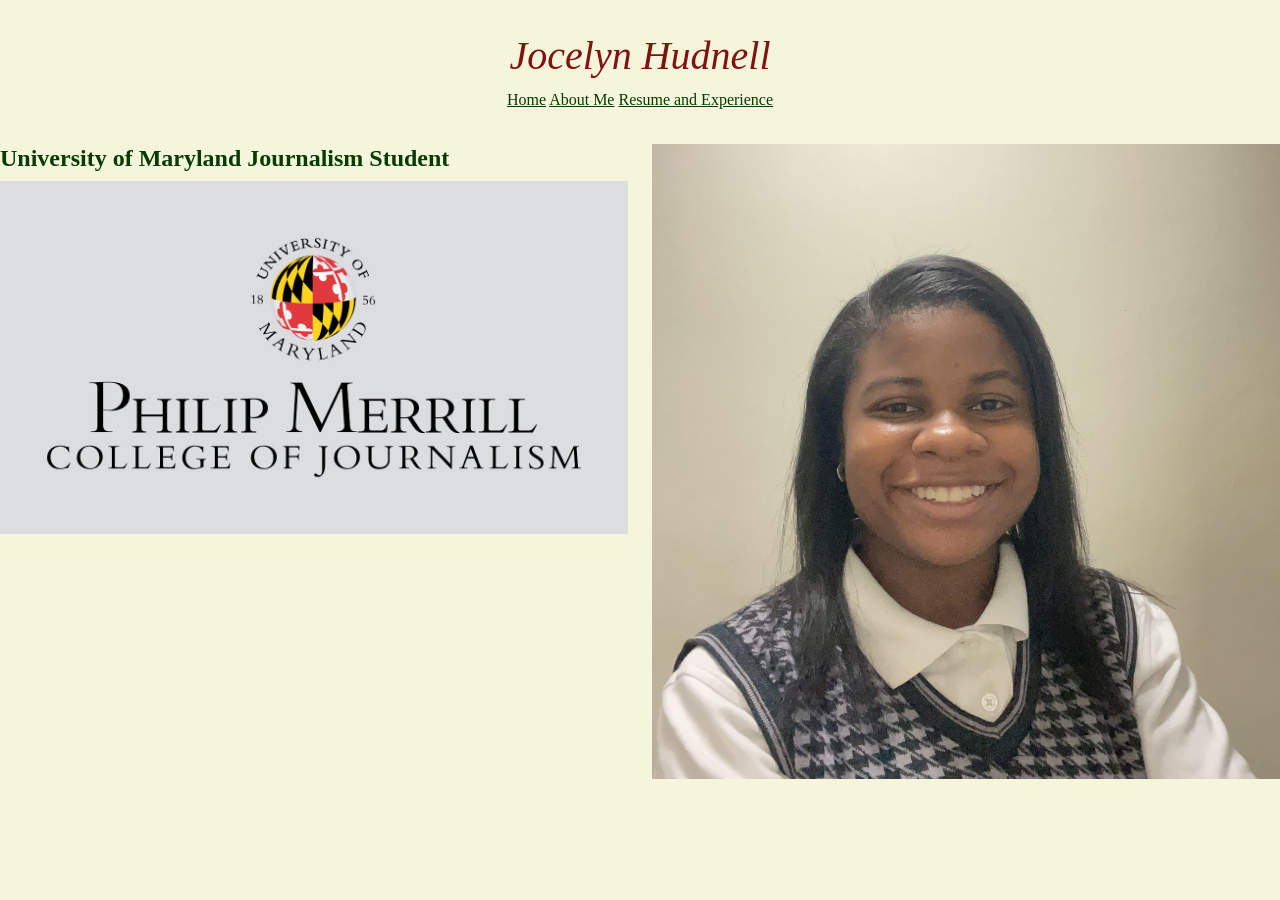
<file: index.html>
<!DOCTYPE html>
<html lang="en">

<head>
    <meta charset="UTF-8">
    <meta name="viewport" content="width=device-width, initial-scale=1.0">
    <title>Jocelyn Hudnell</title>
    <meta name="description" content="Homepage with logo of college and picture of Jocelyn H">
    <link href="https://cdn.jsdelivr.net/npm/bootstrap@5.3.8/dist/css/bootstrap.min.css" rel="stylesheet"
        integrity="sha384-sRIl4kxILFvY47J16cr9ZwB07vP4J8+LH7qKQnuqkuIAvNWLzeN8tE5YBujZqJLB" crossorigin="anonymous">

    <link rel="stylesheet" href="site/css/style.css">
    <script src="https://cdn.jsdelivr.net/npm/@popperjs/core@2.11.8/dist/umd/popper.min.js"
        integrity="sha384-I7E8VVD/ismYTF4hNIPjVp/Zjvgyol6VFvRkX/vR+Vc4jQkC+hVqc2pM8ODewa9r"
        crossorigin="anonymous"></script>
    <script src="https://cdn.jsdelivr.net/npm/bootstrap@5.3.8/dist/js/bootstrap.min.js"
        integrity="sha384-G/EV+4j2dNv+tEPo3++6LCgdCROaejBqfUeNjuKAiuXbjrxilcCdDz6ZAVfHWe1Y"
        crossorigin="anonymous"></script>

</head>

<body>
    <header>
        <h1>Jocelyn Hudnell</h1>
        <nav>
            <a href="#">Home</a>
            <a href="/aboutme/">About Me</a>
            <a href="/resume">Resume and Experience</a>
        </nav>

    </header>
    <main>

        <div class="row">
            <div class="col-md-6">
                <h2><strong>University of Maryland Journalism Student</strong></h2>
                <img src="site/img/philipmerrill.jpg" alt="college of journalism" class="img-fluid">

            </div>
            <div class="col-md-6">
                <img src="site/img/me.jpg" alt="picture of Jocelyn Hudnell" class="img-fluid">
            </div>
        </div>



    </main>




</body>

</html>
</file>
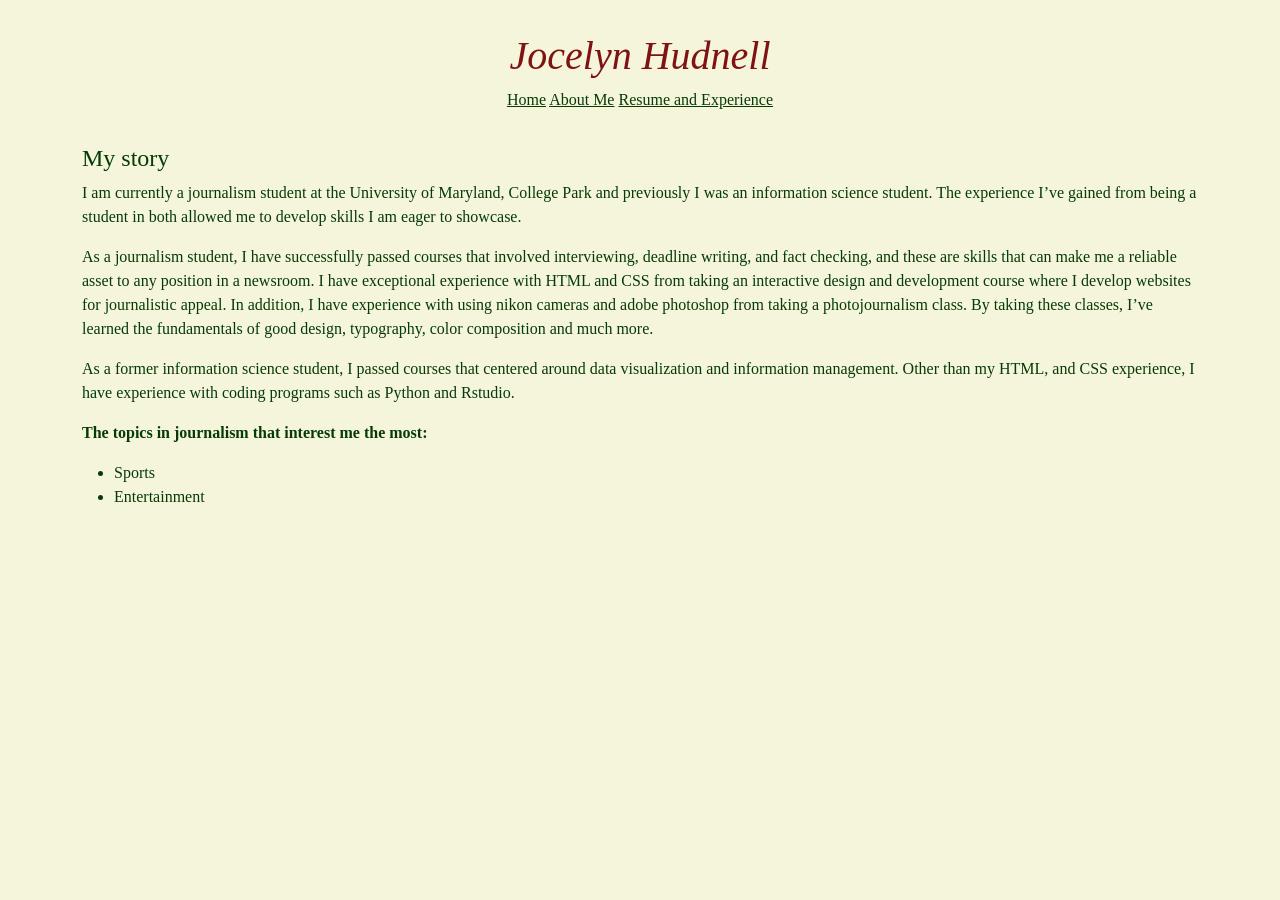
<file: aboutme/index.html>
<!DOCTYPE html>
<html lang="en">

<head>
    <meta charset="UTF-8">
    <meta name="viewport" content="width=device-width, initial-scale=1.0">
    <title>Jocelyn Hudnell</title>
    <meta name="description" content="About me page with text about Jocelyn H">
    <link href="https://cdn.jsdelivr.net/npm/bootstrap@5.3.8/dist/css/bootstrap.min.css" rel="stylesheet"
        integrity="sha384-sRIl4kxILFvY47J16cr9ZwB07vP4J8+LH7qKQnuqkuIAvNWLzeN8tE5YBujZqJLB" crossorigin="anonymous">

    <link rel="stylesheet" href="../site/css/style.css">
    <script src="https://cdn.jsdelivr.net/npm/@popperjs/core@2.11.8/dist/umd/popper.min.js"
        integrity="sha384-I7E8VVD/ismYTF4hNIPjVp/Zjvgyol6VFvRkX/vR+Vc4jQkC+hVqc2pM8ODewa9r"
        crossorigin="anonymous"></script>
    <script src="https://cdn.jsdelivr.net/npm/bootstrap@5.3.8/dist/js/bootstrap.min.js"
        integrity="sha384-G/EV+4j2dNv+tEPo3++6LCgdCROaejBqfUeNjuKAiuXbjrxilcCdDz6ZAVfHWe1Y"
        crossorigin="anonymous"></script>

</head>

<body>
    <header>
        <h1>Jocelyn Hudnell</h1>
        <nav>
            <a href="../">Home</a>
            <a href="/aboutme/">About Me</a>
            <a href="../resume">Resume and Experience</a>
        </nav>

    </header>
    <main class="container">
        <h2>My story</h2>
        <p> I am currently a journalism student at the University of Maryland, College Park and previously I
            was an information science student. The experience I’ve gained from being a student in both
            allowed me to develop skills I am eager to showcase.
        </p>
        <p>As a journalism student, I have successfully passed courses that involved interviewing, deadline
            writing, and fact checking, and these are skills that can make me a reliable asset to any
            position in a newsroom. I have exceptional experience with HTML and CSS from taking an
            interactive design and development course where I develop websites for journalistic appeal. In
            addition, I have experience with using nikon cameras and adobe photoshop from taking a
            photojournalism class. By taking these classes, I’ve learned the fundamentals of good design,
            typography, color composition and much more.
        </p>
        <p>As a former information science student, I passed courses that centered around data visualization
            and information management. Other than my HTML, and CSS experience, I have experience with
            coding programs such as Python and Rstudio.
        </p>

        <p> <strong>The topics in journalism that interest me the most:</strong></p>
        <ul>
            <li>Sports</li>
            <li>Entertainment</li>
        </ul>
        </section>
    </main>
</body>

</html>
</file>
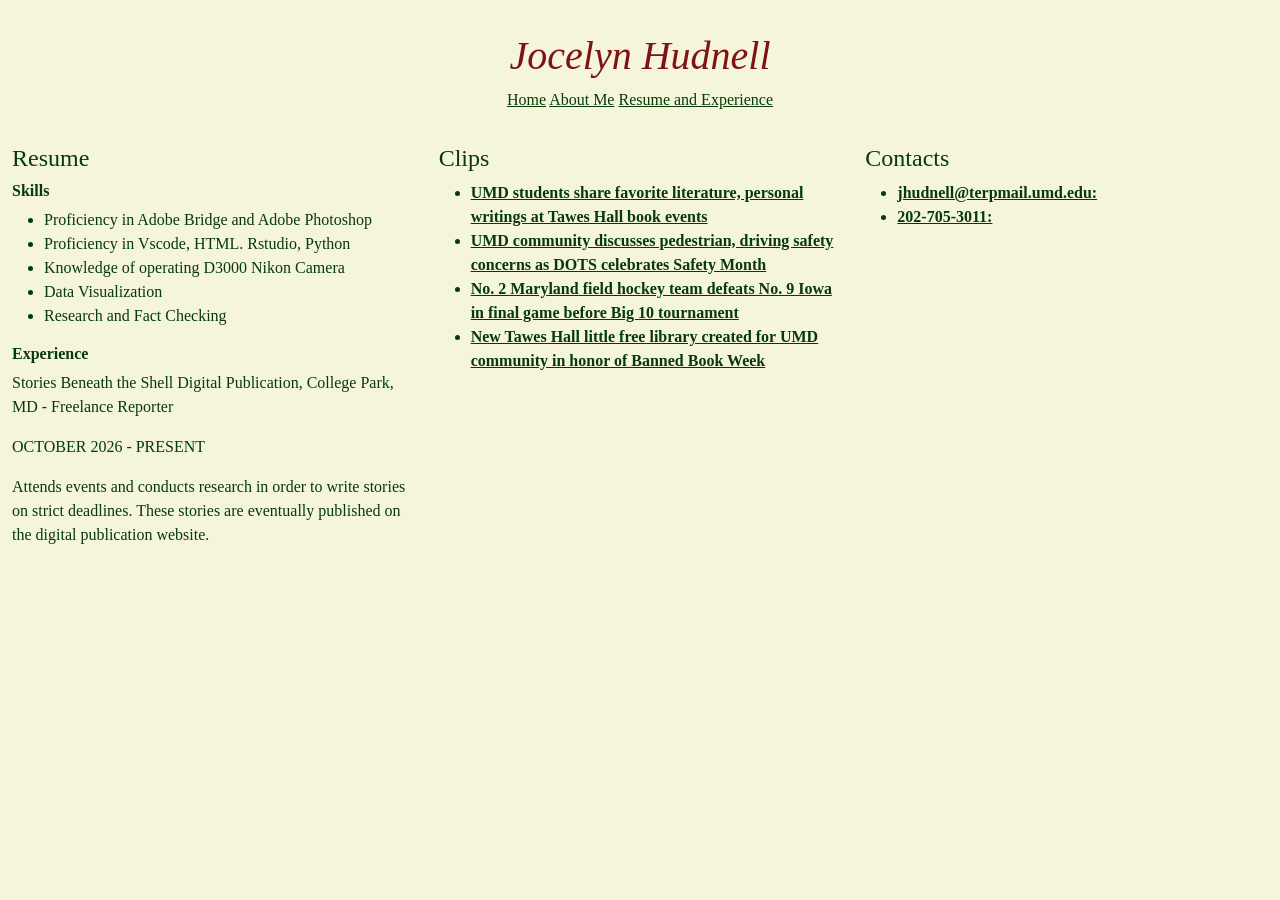
<file: resume/index.html>
<!DOCTYPE html>
<html lang="en">

<head>
    <meta charset="UTF-8">
    <meta name="viewport" content="width=device-width, initial-scale=1.0">
    <title>Jocelyn Hudnell</title>
    <meta name="description" content="Resume and Experience page with skills, experience, clips, and contact information for Jocelyn H">
    <link href="https://cdn.jsdelivr.net/npm/bootstrap@5.3.8/dist/css/bootstrap.min.css" rel="stylesheet"
        integrity="sha384-sRIl4kxILFvY47J16cr9ZwB07vP4J8+LH7qKQnuqkuIAvNWLzeN8tE5YBujZqJLB" crossorigin="anonymous">

    <link rel="stylesheet" href="../site/css/style.css">
    <script src="https://cdn.jsdelivr.net/npm/@popperjs/core@2.11.8/dist/umd/popper.min.js"
        integrity="sha384-I7E8VVD/ismYTF4hNIPjVp/Zjvgyol6VFvRkX/vR+Vc4jQkC+hVqc2pM8ODewa9r"
        crossorigin="anonymous"></script>
    <script src="https://cdn.jsdelivr.net/npm/bootstrap@5.3.8/dist/js/bootstrap.min.js"
        integrity="sha384-G/EV+4j2dNv+tEPo3++6LCgdCROaejBqfUeNjuKAiuXbjrxilcCdDz6ZAVfHWe1Y"
        crossorigin="anonymous"></script>

</head>

<body>
    <header>
        <h1>Jocelyn Hudnell</h1>
        <nav>
            <a href="../">Home</a>
            <a href="../aboutme/">About Me</a>
            <a href="/resume">Resume and Experience</a>
        </nav>

    </header>
    <main class="container-fluid">
        <div class="row">
            <div class="col-md-4">
                <h2>Resume</h2>
                <h3><strong>Skills</strong></h3>
                <ul>
                    <li> Proficiency in Adobe Bridge and Adobe Photoshop</li>
                    <li>Proficiency in Vscode, HTML. Rstudio, Python</li>
                    <li>Knowledge of operating D3000 Nikon Camera</li>
                    <li>Data Visualization</li>
                    <li>Research and Fact Checking</li>
                </ul>
                <h3><strong>Experience</strong></h3>
                <p>Stories Beneath the Shell Digital Publication, College Park, MD - Freelance Reporter </p>
                <p>OCTOBER 2026 - PRESENT</p>
                Attends events and conducts research in order to write stories on strict deadlines. These stories
                are eventually published on the digital publication website.



            </div>
            <div class="col-md-4">
                <h2>Clips</h2>
                <ul>
                    <li><a
                            href="https://storiesbeneaththeshell.com/2026/10/10/umd-students-share-favorite-literature-personal-writings-at-tawes-hall-book-event/">
                            <strong>UMD students share favorite literature, personal writings at Tawes Hall book events
                            </strong>
                        </a></li>
                    <li><a
                            href="https://storiesbeneaththeshell.com/2026/10/26/umd-community-discusses-pedestrian-driving-safety-concerns-as-dots-celebrates-safety-month/">
                            <strong> UMD community discusses pedestrian, driving safety concerns as DOTS celebrates
                                Safety Month
                            </strong>
                        </a></li>
                    <li><a
                            href="https://storiesbeneaththeshell.com/2026/11/02/no-2-maryland-field-hockey-team-defeats-no-9-iowa-in-final-game-before-big-10-tournament/">
                            <strong>No. 2 Maryland field hockey team defeats No. 9 Iowa in final game before Big 10
                                tournament
                            </strong>

                        </a></li>
                    <li>
                        <a
                            href="https://storiesbeneaththeshell.com/2026/11/08/new-tawes-hall-little-free-library-created-for-umd-community-in-honor-of-banned-book-week/">
                            <strong>New Tawes Hall little free library created for UMD community in honor of Banned Book
                                Week
                            </strong>
                        </a>
                    </li>
                </ul>


            </div>
            <div class="col-md-4">
                <h2>Contacts</h2>
                <ul>
                    <li><a href="jhudnell@terpmail.umd.edu">
                            <strong>jhudnell@terpmail.umd.edu:</strong>
                        </a></li>
                    <li><a href="202-705-3011">
                            <strong>202-705-3011:</strong>
                        </a></li>
                </ul>

            </div>




        </div>
    </main>

</body>

</html>
</file>
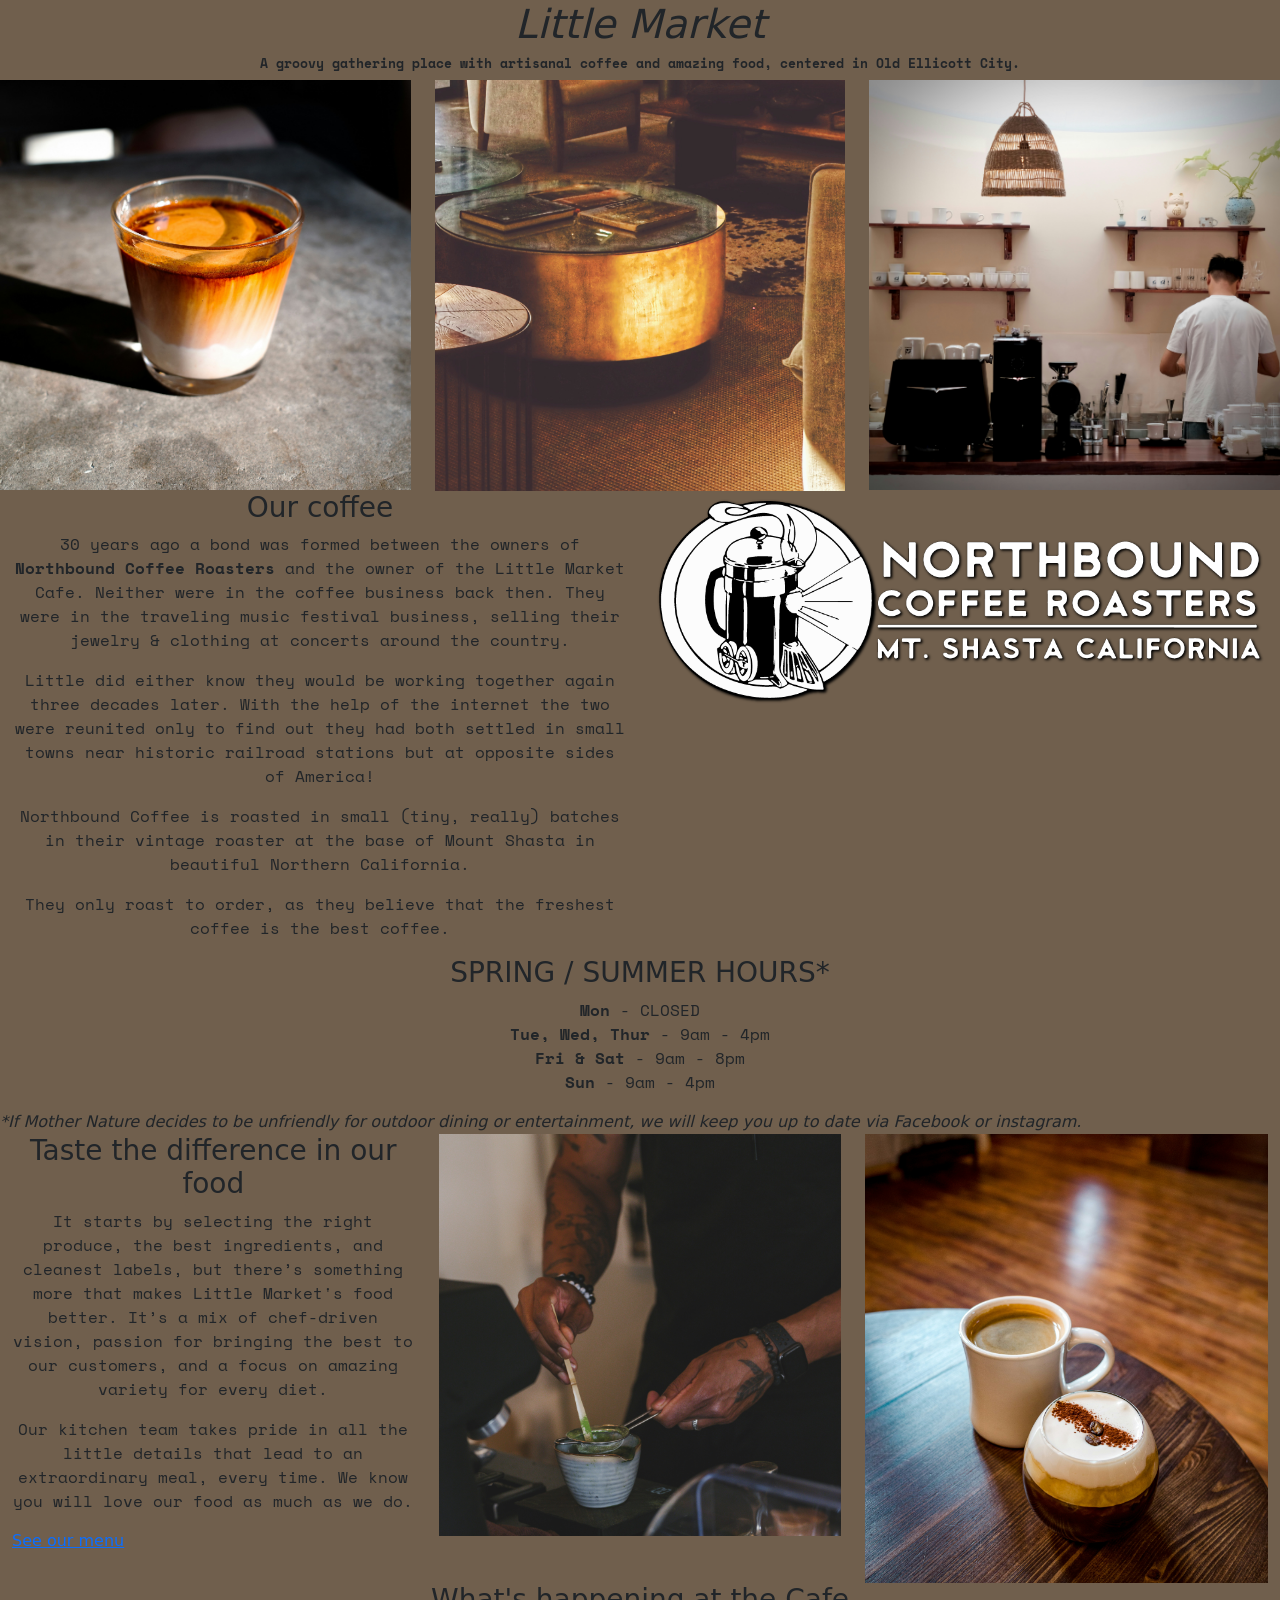
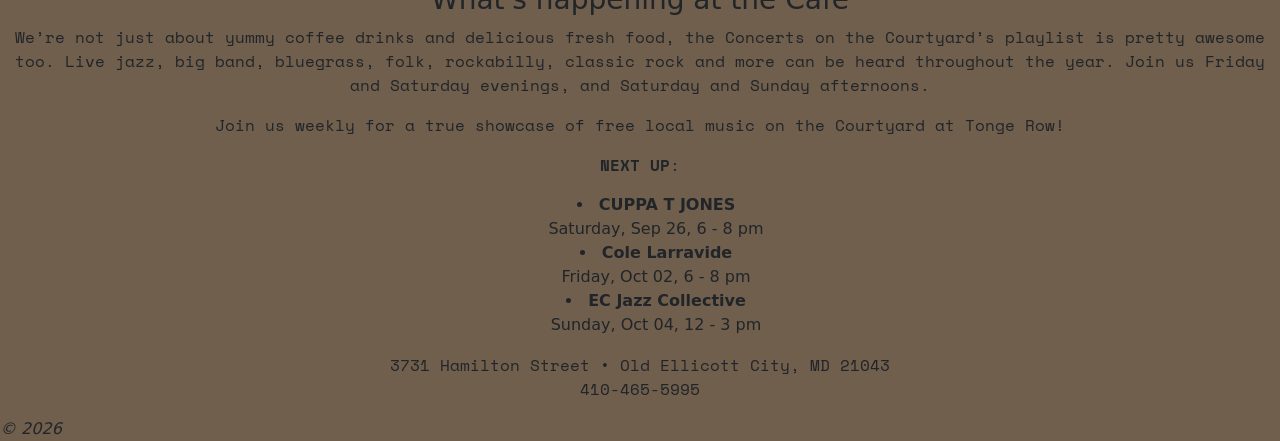
<file: projects/business-page/index.html>
<!DOCTYPE html>
<html lang="en">

<head>
    <meta charset="UTF-8">
    <meta name="viewport" content="width=device-width, initial-scale=1.0">
    <title>Document</title>
    <meta name="description"
        content="A groovy gathering place with artisanal coffee and amazing food, centered in Old Ellicott City.">
    <link rel="preconnect" href="https://fonts.googleapis.com">
    <link rel="preconnect" href="https://fonts.gstatic.com" crossorigin>
    <link
        href="https://fonts.googleapis.com/css2?family=Inria+Serif:ital,wght@0,300;0,400;0,700;1,300;1,400;1,700&family=Space+Mono:ital,wght@0,400;0,700;1,400;1,700&display=swap"
        rel="stylesheet">
    <link href="https://cdn.jsdelivr.net/npm/bootstrap@5.3.8/dist/css/bootstrap.min.css" rel="stylesheet"
        integrity="sha384-sRIl4kxILFvY47J16cr9ZwB07vP4J8+LH7qKQnuqkuIAvNWLzeN8tE5YBujZqJLB" crossorigin="anonymous">

    <link rel="stylesheet" href="css/style.css">
    <script src="https://cdn.jsdelivr.net/npm/@popperjs/core@2.11.8/dist/umd/popper.min.js"
        integrity="sha384-I7E8VVD/ismYTF4hNIPjVp/Zjvgyol6VFvRkX/vR+Vc4jQkC+hVqc2pM8ODewa9r"
        crossorigin="anonymous"></script>
    <script src="https://cdn.jsdelivr.net/npm/bootstrap@5.3.8/dist/js/bootstrap.min.js"
        integrity="sha384-G/EV+4j2dNv+tEPo3++6LCgdCROaejBqfUeNjuKAiuXbjrxilcCdDz6ZAVfHWe1Y"
        crossorigin="anonymous"></script>

</head>

<body>
    <main>
        <section>
            <header class="container-fluid"></header>
            <h1> <em>Little Market</em></h1>
            <h2><strong>A groovy gathering place with artisanal coffee and amazing food, centered in Old Ellicott
                    City.</strong>
            </h2>

            <div class="row">
                <div class="col-md-4">
                    <img src="img/coffee-01.jpg" alt=" coffee in glass" class="img-fluid">
                </div>
                <div class="col-md-4">
                    <img src="img/interior-01.jpg" alt="coffee table with books" class="img-fluid">
                </div>
                <div class="col-md-4"><img src="img/interior-02.jpg" alt="man behind counter" class="img-fluid"></div>


            </div>
        </section>

        <section class="container-fluid">
            <div class="row">
                <div class="col-md-6">
                    <h3>Our coffee</h3>
                    <p>30 years ago a bond was formed between the owners of <strong>Northbound Coffee Roasters</strong>
                        and
                        the owner of the
                        Little Market Cafe. Neither were in the coffee business back then. They were in the traveling
                        music
                        festival business, selling their jewelry & clothing at concerts around the country.</p>
                    <p>Little did either know they would be working together again three decades later. With the help of
                        the
                        internet the two were reunited only to find out they had both settled in small towns near
                        historic
                        railroad stations but at opposite sides of America!</p>
                    <p>Northbound Coffee is roasted in small (tiny, really) batches in their vintage roaster at the base
                        of
                        Mount Shasta in beautiful Northern California.</p>
                    <p>They only roast to order, as they believe that the freshest coffee is the best coffee.</p>
                </div>
                <div class="col-md-6">
                    <img src="img/northbound.png" alt="logo" class="img-fluid">

                </div>

            </div>


        </section>


        <section>
            <h3>SPRING / SUMMER HOURS*</h3>
            <p><b>Mon</b> - CLOSED
                <br><b>Tue, Wed, Thur </b>- 9am - 4pm
                <br><b>Fri & Sat </b>- 9am - 8pm
                <br><b>Sun</b> - 9am - 4pm

            </p>

            <em>*If Mother Nature decides to be unfriendly for outdoor dining or entertainment, we will keep you up to
                date
                via
                Facebook or instagram.
            </em>



        </section>


        <section class="container-fluid">
            <div class="row">
                <div class="col-md-4">
                    <h3>Taste the difference in our food</h3>
                    <p>It starts by selecting the right produce, the best ingredients, and cleanest labels, but there’s
                        something more that makes Little Market's food better. It’s a mix of chef-driven vision, passion
                        for
                        bringing the best to our customers, and a focus on amazing variety for every diet.</p>
                    <p>Our kitchen team takes pride in all the little details that lead to an extraordinary meal, every
                        time. We know you will love our food as much as we do.</p>

                    <a href="#">See our menu</a>
                </div>
                <div class="col-md-4">
                    <img src="img/matcha-01.jpg" alt="man stirring coffee" class="img-fluid">
                </div>
                <div class="col-md-4">
                    <img src="img/coffee-02.jpg" alt="two coffees" class="img-fluid">
                </div>
            </div>


            <h3>What's happening at the Cafe</h3>

            <p>We’re not just about yummy coffee drinks and delicious fresh food, the Concerts on the Courtyard’s
                playlist is pretty awesome too. Live jazz, big band, bluegrass, folk, rockabilly, classic rock and
                more can be heard throughout the year. Join us Friday and Saturday evenings, and Saturday and Sunday
                afternoons.</p>
            <p>Join us weekly for a true showcase of free local music on the Courtyard at Tonge Row!</p>

            <p><strong>NEXT UP</strong>:</p>
            <ul>
                <li>
                    <strong>CUPPA T JONES</strong><br>
                    Saturday, Sep 26, 6 - 8 pm
                </li>
                <li><strong>Cole Larravide</strong><br>
                    Friday, Oct 02, 6 - 8 pm
                </li>
                <li><strong>EC Jazz Collective</strong><br>
                    Sunday, Oct 04, 12 - 3 pm
                </li>
            </ul>
        </section>

        <p>3731 Hamilton Street • Old Ellicott City, MD 21043 <br>410-465-5995</p>

        <section>
            <footer>
                <em>© 2026</em>

            </footer>
        </section>

    </main>

</body>

</html>
</file>
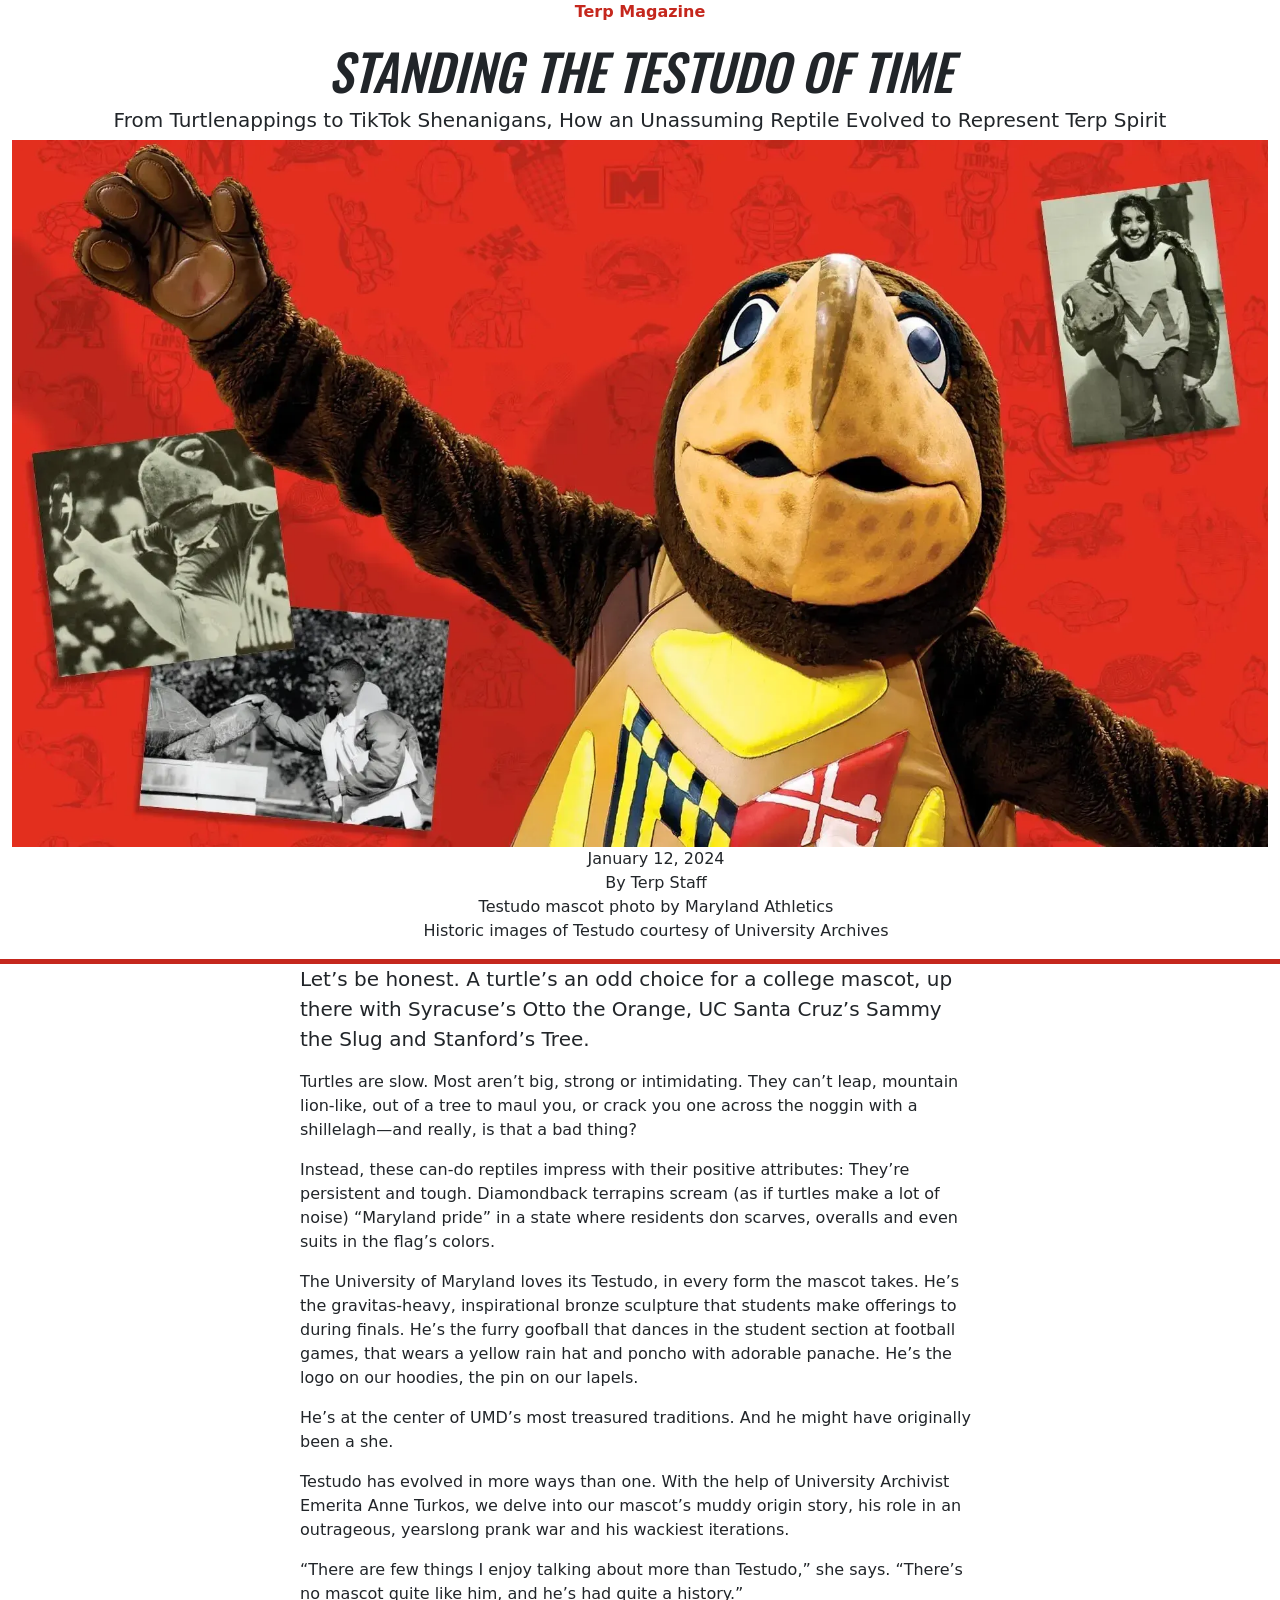
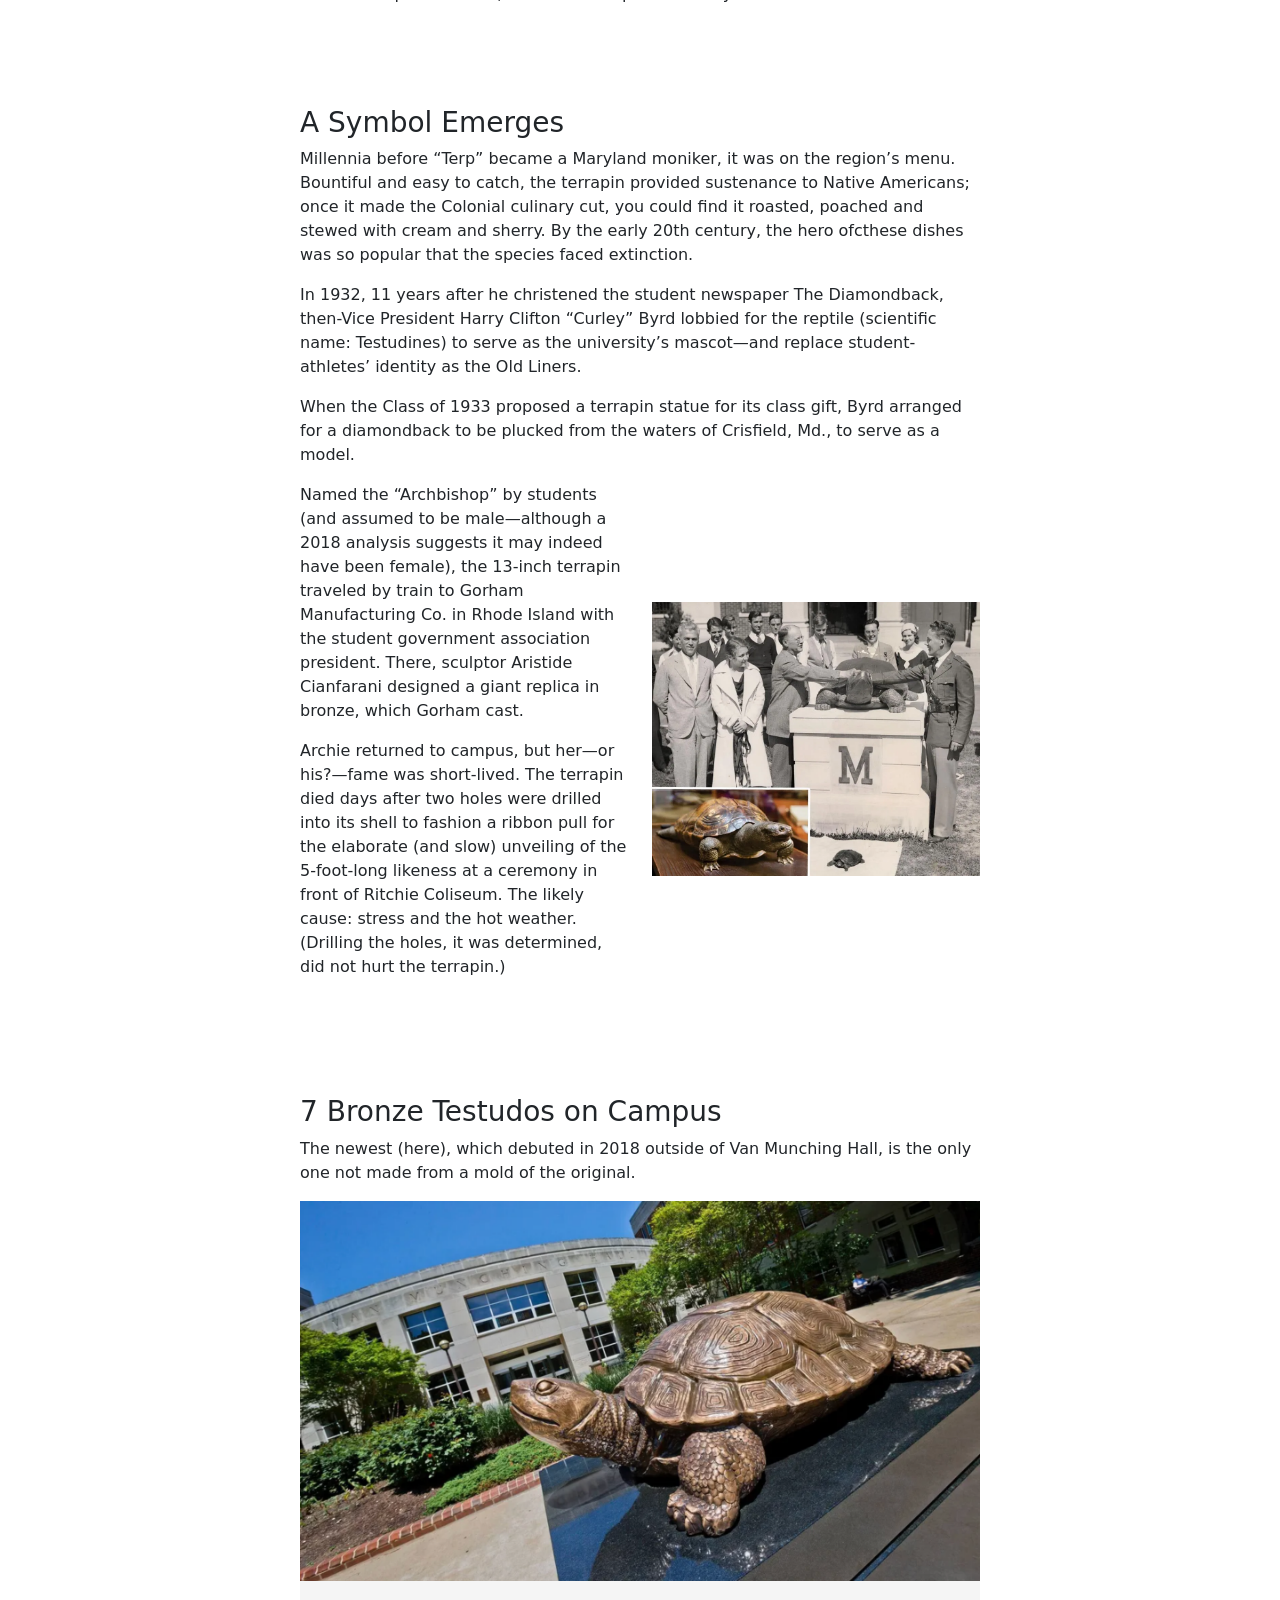
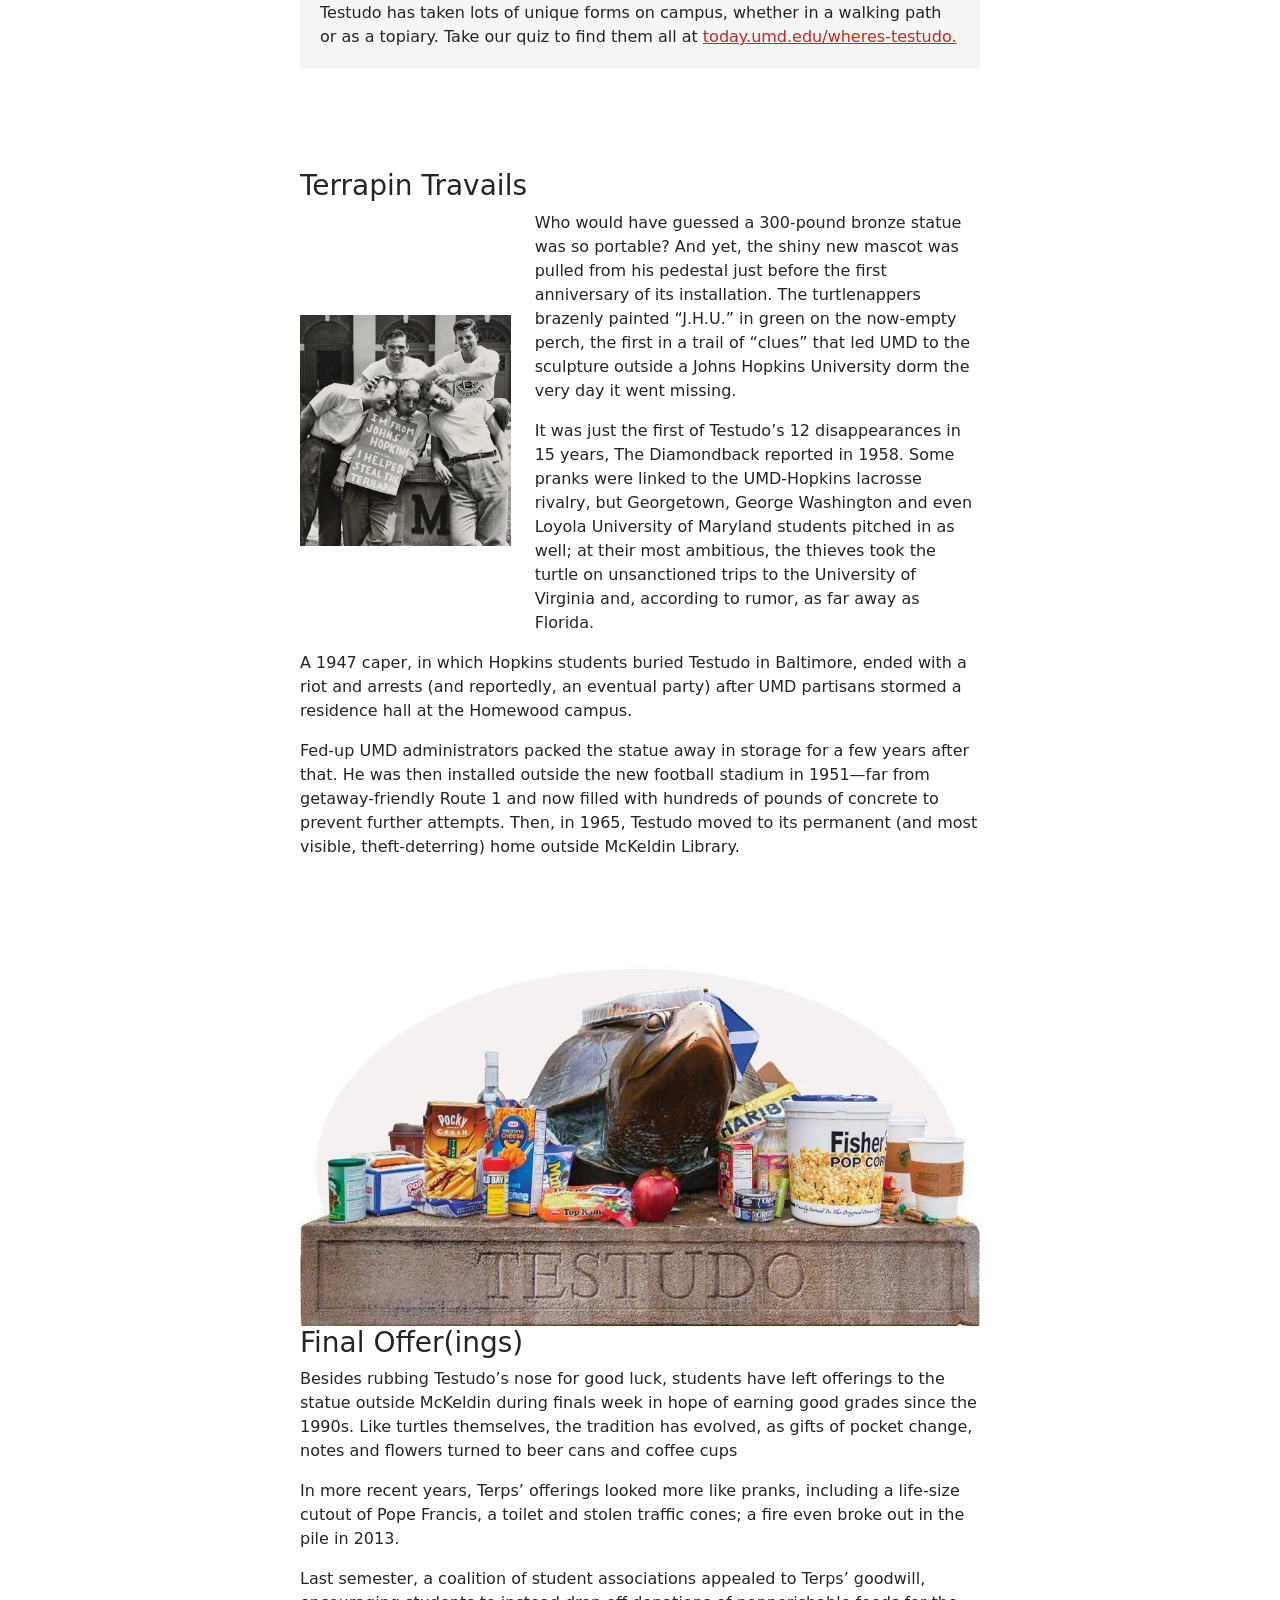
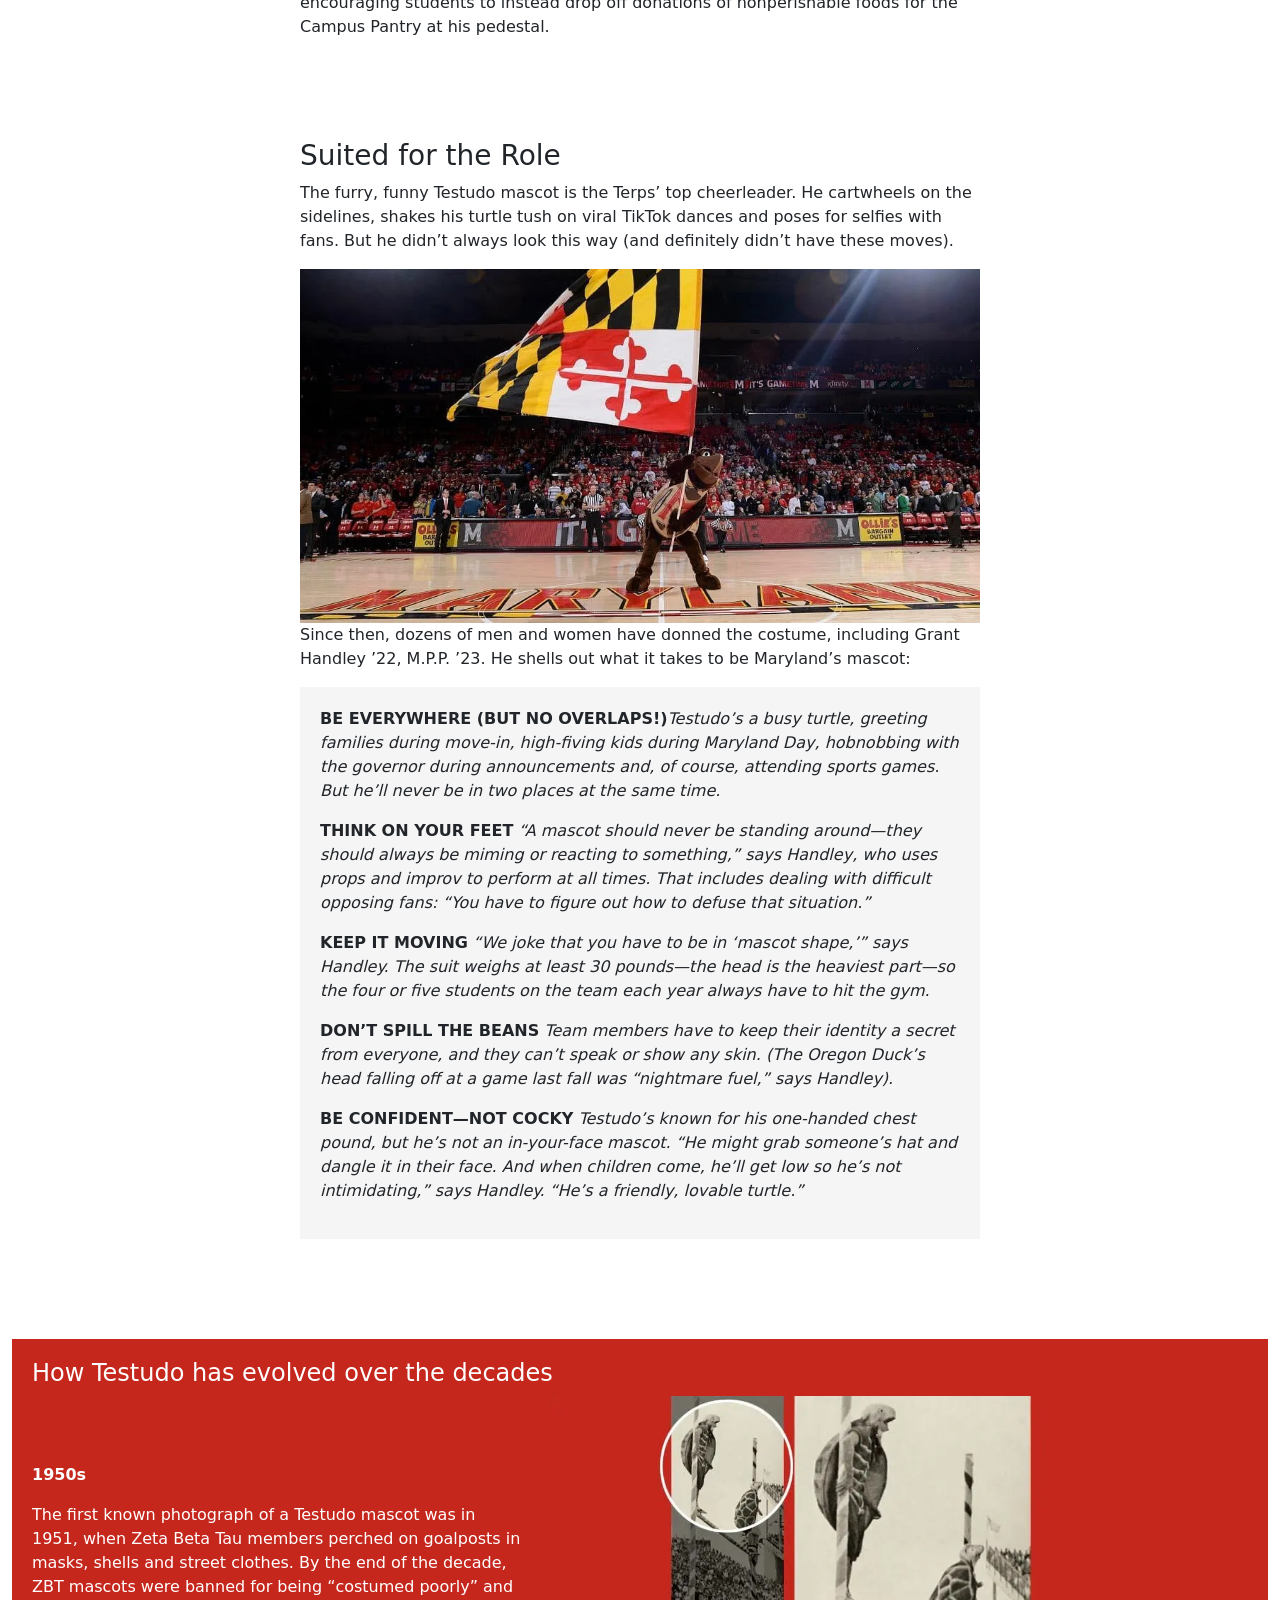
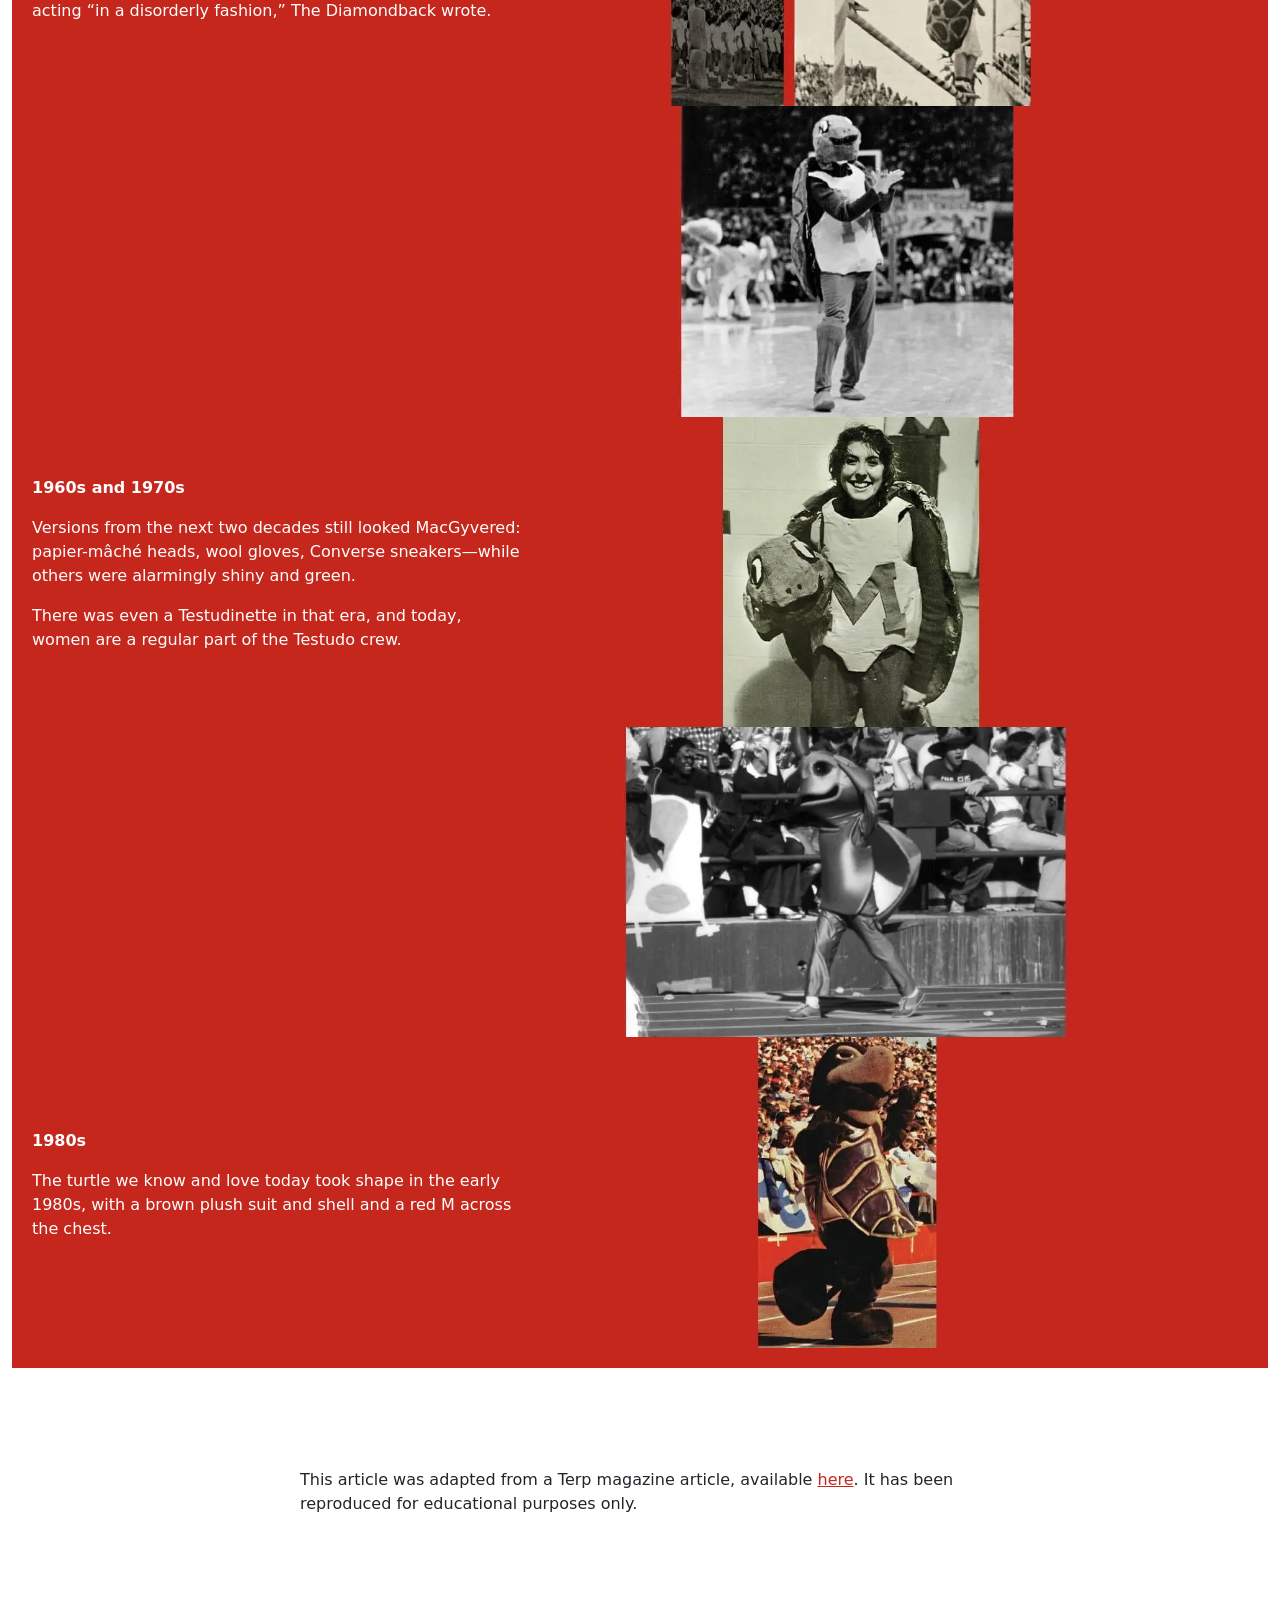
<file: projects/midterm-terps/index.html>
<!DOCTYPE html>
<html lang="en">

<head>
    <meta charset="UTF-8">
    <meta name="viewport" content="width=device-width, initial-scale=1.0">
    <title>Document</title>
    <meta name="description" content="Standing the Testudo of Time Article">
    <link rel="preconnect" href="https://fonts.googleapis.com">
    <link rel="preconnect" href="https://fonts.gstatic.com" crossorigin>
    <link href="https://fonts.googleapis.com/css2?family=Oswald:wght@200..700&display=swap" rel="stylesheet">
    <link href="https://fonts.googleapis.com/css2?family=Work+Sans:ital,wght@0,100..900;1,100..900&display=swap"
        rel="stylesheet">

    <link href="https://cdn.jsdelivr.net/npm/bootstrap@5.3.8/dist/css/bootstrap.min.css" rel="stylesheet"
        integrity="sha384-sRIl4kxILFvY47J16cr9ZwB07vP4J8+LH7qKQnuqkuIAvNWLzeN8tE5YBujZqJLB" crossorigin="anonymous">

    <link rel="stylesheet" href="css/style.css">
    <script src="https://cdn.jsdelivr.net/npm/@popperjs/core@2.11.8/dist/umd/popper.min.js"
        integrity="sha384-I7E8VVD/ismYTF4hNIPjVp/Zjvgyol6VFvRkX/vR+Vc4jQkC+hVqc2pM8ODewa9r"
        crossorigin="anonymous"></script>
    <script src="https://cdn.jsdelivr.net/npm/bootstrap@5.3.8/dist/js/bootstrap.min.js"
        integrity="sha384-G/EV+4j2dNv+tEPo3++6LCgdCROaejBqfUeNjuKAiuXbjrxilcCdDz6ZAVfHWe1Y"
        crossorigin="anonymous"></script>

</head>

<body>
    <header class="container-fluid">
        <p class="overline">Terp Magazine</p>
        <h1>STANDING THE TESTUDO OF TIME</h1>
        <h2>From Turtlenappings to TikTok Shenanigans, How an Unassuming Reptile Evolved to Represent Terp Spirit </h2>
        <img src="img/testudo-hero.webp" alt="photo of testudo with other black and white pictures" class="img-fluid">
        <ul class="no-bullets">
            <li>January 12, 2024</li>
            <li>By Terp Staff</li>
            <li> Testudo mascot photo by Maryland Athletics</li>
            <li> Historic images of Testudo courtesy of University Archives</li>
        </ul>
    </header>

    <main>
        <section class="container">
            <p class="lead">
                Let’s be honest. A turtle’s an odd choice for a college mascot, up there with Syracuse’s Otto the
                Orange, UC Santa Cruz’s Sammy the Slug and Stanford’s Tree.
            </p>

            <p>
                Turtles are slow. Most aren’t big, strong or intimidating. They can’t leap, mountain lion-like, out of a
                tree to maul you, or crack you one across the noggin with a shillelagh—and really, is that a bad thing?

            </p>

            <p>
                Instead, these can-do reptiles impress with their positive attributes: They’re persistent and tough.
                Diamondback terrapins scream (as if turtles make a lot of noise) “Maryland pride” in a state where
                residents don scarves, overalls and even suits in the flag’s colors.

            </p>

            <p>
                The University of Maryland loves its Testudo, in every form the mascot takes. He’s the gravitas-heavy,
                inspirational bronze sculpture that students make offerings to during finals. He’s the furry goofball
                that dances in the student section at football games, that wears a yellow rain hat and poncho with
                adorable panache. He’s the logo on our hoodies, the pin on our lapels.

            </p>

            <p>
                He’s at the center of UMD’s most treasured traditions. And he might have originally been a she.

            </p>

            <p>Testudo has evolved in more ways than one. With the help of University Archivist Emerita Anne Turkos, we
                delve into our mascot’s muddy origin story, his role in an outrageous, yearslong prank war and his
                wackiest iterations.

            </p>

            <p>
                “There are few things I enjoy talking about more than Testudo,” she says. “There’s no mascot quite like
                him, and he’s had quite a history.”

            </p>

        </section>

        <section class="container">
            <h3>A Symbol Emerges</h3>
            <p>
                Millennia before “Terp” became a Maryland moniker, it was on the region’s menu. Bountiful and easy
                to catch, the terrapin provided sustenance to Native Americans; once it made the Colonial culinary
                cut, you could find it roasted, poached and stewed with cream and sherry. By the early 20th century,
                the hero
                ofcthese dishes was so popular that the species faced extinction.
            </p>

            <p>
                In 1932, 11 years after he christened the student newspaper The Diamondback, then-Vice President
                Harry
                Clifton “Curley” Byrd lobbied for the reptile (scientific name: Testudines) to serve as the
                university’s
                mascot—and replace student-athletes’ identity as the Old Liners.
            </p>

            <p>
                When the Class of 1933 proposed a terrapin statue for its class gift, Byrd arranged for a
                diamondback to
                be plucked from the waters of Crisfield, Md., to serve as a model.
            </p>


            <div class="row align-items-center">

                <div class="col-md-6">
                    <p>Named the “Archbishop” by students (and assumed to be male—although a 2018 analysis suggests
                        it may indeed have been female), the 13-inch terrapin traveled by train to Gorham
                        Manufacturing Co. in Rhode Island with the student government association president. There,
                        sculptor Aristide Cianfarani designed a giant replica in bronze, which Gorham cast.

                    </p>
                    <p>
                        Archie returned to campus, but her—or his?—fame was short-lived. The terrapin died days after
                        two holes were drilled into its shell to fashion a ribbon pull for the elaborate (and slow)
                        unveiling of the 5-foot-long likeness at a ceremony in front of Ritchie Coliseum. The likely
                        cause: stress and the hot weather. (Drilling the holes, it was determined, did not hurt the
                        terrapin.)
                    </p>

                </div>
                <div class="col-md-6">
                    <img src="img/02-taxidermy.webp" alt="black and white testudo gathering" class="img-fluid">

                </div>


            </div>

        </section>

        <section class="container">
            <h3>7 Bronze Testudos on Campus</h3>
            <p>The newest (here), which debuted in 2018 outside of Van Munching Hall, is the only one not made from a
                mold of the original.</p>
            <img src="img/04-bronze.png" alt="bronze testudo statue" class="img-fluid">

            <div class="box">
                Testudo has taken lots of unique forms on campus, whether in a walking path or as a topiary. Take our
                quiz to find them all at <a href=" today.umd.edu/wheres-testudo.">today.umd.edu/wheres-testudo.</a>
            </div>


        </section>

        <section class="container">
            <h3>Terrapin Travails</h3>
            <div class="row align-items-center">
                <div class="col-md-4">
                    <img src="img/03-hopkins.webp" alt="black and white photo of people with John Hopkins poster"
                        class="img-fluid">

                </div>
                <div class="col-md-8">
                    <p>
                        Who would have guessed a 300-pound bronze statue was so portable? And yet, the shiny new mascot
                        was pulled from his pedestal just before the first anniversary of its installation. The
                        turtlenappers brazenly painted “J.H.U.” in green on the now-empty perch, the first in a trail of
                        “clues” that led UMD to the sculpture outside a Johns Hopkins University dorm the very day it
                        went missing.

                    </p>
                    <p>
                        It was just the first of Testudo’s 12 disappearances in 15 years, The Diamondback reported in
                        1958. Some pranks were linked to the UMD-Hopkins lacrosse rivalry, but Georgetown, George
                        Washington and even Loyola University of Maryland students pitched in as well; at their most
                        ambitious, the thieves took the turtle on unsanctioned trips to the University of Virginia and,
                        according to rumor, as far away as Florida.
                    </p>


                </div>

            </div>

            <p>
                A 1947 caper, in which Hopkins students buried Testudo in Baltimore, ended with a riot and arrests (and
                reportedly, an eventual party) after UMD partisans stormed a residence hall at the Homewood campus.

            </p>
            <p>
                Fed-up UMD administrators packed the statue away in storage for a few years after that. He was then
                installed outside the new football stadium in 1951—far from getaway-friendly Route 1 and now filled with
                hundreds of pounds of concrete to prevent further attempts. Then, in 1965, Testudo moved to its
                permanent (and most visible, theft-deterring) home outside McKeldin Library.
            </p>
        </section>

        <section class="container">
            <img src="img/05-offerings.webp" alt="testudo statue with food" class="img-fluid">
            <h3>Final Offer(ings)</h3>

            <p>Besides rubbing Testudo’s nose for good luck, students have left offerings to the statue outside McKeldin
                during finals week in hope of earning good grades since the 1990s. Like turtles themselves, the
                tradition has evolved, as gifts of pocket change, notes and flowers turned to beer cans and coffee cups
            </p>
            <p>In more recent years, Terps’ offerings looked more like pranks, including a life-size cutout of Pope
                Francis, a toilet and stolen traffic cones; a fire even broke out in the pile in 2013.

            </p>
            <p>Last semester, a coalition of student associations appealed to Terps’ goodwill, encouraging students to
                instead drop off donations of nonperishable foods for the Campus Pantry at his pedestal.

            </p>
        </section>

        <section class="container">
            <h3>Suited for the Role</h3>

            <p>The furry, funny Testudo mascot is the Terps’ top cheerleader. He cartwheels on the sidelines, shakes
                his
                turtle tush on viral TikTok dances and poses for selfies with fans. But he didn’t always look this
                way
                (and definitely didn’t have these moves).

            </p>
            <img src="img/08-mascot.webp" alt="testudo mascaot with Maryland flag" class=img-fluid>
            <p>
                Since then, dozens of men and women have donned the costume, including Grant Handley ’22, M.P.P.
                ’23. He
                shells out what it takes to be Maryland’s mascot:
            </p>
            <div class="box">

                <p>
                    <strong>BE EVERYWHERE (BUT NO OVERLAPS!)</strong><em>Testudo’s a busy turtle, greeting families
                        during
                        move-in, high-fiving kids during Maryland Day, hobnobbing with the governor during announcements
                        and, of course, attending sports games. But he’ll never be in two places at the same time.</em>
                </p>

                <p>
                    <strong>THINK ON YOUR FEET</strong> <em>“A mascot should never be standing around—they should always
                        be
                        miming or reacting to something,” says Handley, who uses props and improv to perform at all
                        times.
                        That
                        includes dealing with difficult opposing fans: “You have to figure out how to defuse that
                        situation.”</em>
                </p>
                <p>
                    <strong>KEEP IT MOVING</strong> <em>“We joke that you have to be in ‘mascot shape,’” says Handley.
                        The
                        suit weighs at least 30 pounds—the head is the heaviest part—so the four or five students on the
                        team each year always have to hit the gym.
                    </em>

                </p>

                <p>
                    <strong>DON’T SPILL THE BEANS</strong> <em>Team members have to keep their identity a secret from
                        everyone, and they can’t speak or show any skin. (The Oregon Duck’s head falling off at a game
                        last
                        fall was “nightmare fuel,” says Handley).</em>

                </p>

                <p><strong>BE CONFIDENT—NOT COCKY</strong> <em>Testudo’s known for his one-handed chest pound, but he’s
                        not
                        an in-your-face mascot. “He might grab someone’s hat and dangle it in their face. And when
                        children
                        come, he’ll get low so he’s not intimidating,” says Handley. “He’s a friendly, lovable
                        turtle.”</em>
                </p>

            </div>


        </section>

        <section class="container-fluid">
            <div class="box" id="timeline">
                <h4>How Testudo has evolved over the decades</h4>
                <div class="row align-items-center justify-items-center">

                    <div class="col-md-5">

                        <p><strong>1950s</strong></p>
                        <p>
                            The first known photograph of a Testudo mascot was in 1951, when Zeta Beta Tau members
                            perched
                            on goalposts in masks, shells and street clothes. By the end of the decade, ZBT mascots were
                            banned for being “costumed poorly” and acting “in a disorderly fashion,” The Diamondback
                            wrote.
                        </p>



                    </div>

                    <div class="col-md-6">
                        <img src="img/mascot-50s.webp" alt="Old black and white photo of terrapin mascot in the 50s"
                            class="img-fluid">
                    </div>


                </div>
                <div class="row align-items-center justify-items-center">
                    <div class="col-md-5">
                        <p><strong>1960s and 1970s</strong></p>
                        <p>Versions from the next two decades still looked MacGyvered: papier-mâché heads, wool gloves,
                            Converse sneakers—while others were alarmingly shiny and green.</p>

                        <p>There was even a Testudinette in that era, and today, women are a regular part of the Testudo
                            crew.</p>

                    </div>
                    <div class="col-md-6">
                        <img src="img/mascot-60s.webp" alt="terrapin mascot clapping on basketball court"
                            class="img-fluid">
                        <img src="img/mascot-60sf.webp" alt="person smiling with terrapin mascot mask off"
                            class="img-fluid">
                        <img src="img/mascot-70s.webp" alt="terrapin mascot in the 70s" class="img-fluid">
                    </div>
                </div>

                <div class="row align-items-center justify-items-center">
                    <div class=col-md-5>
                        <p><strong>1980s</strong></p>
                        <p>The turtle we know and love today took shape in the early 1980s, with a brown plush suit and
                            shell and a red M across the chest.</p>

                    </div>
                    <div class="col-md-6">
                        <img src="img/mascot-80s.webp" alt="terrapin mascot on track of a football field"
                            class="img-fluid">

                    </div>
                </div>



            </div>


        </section>


    </main>
    <footer class="container">This article was adapted from a Terp magazine article, available <a href="here">here</a>.
        It has been
        reproduced for educational purposes only.</footer>

</body>

</html>
</file>
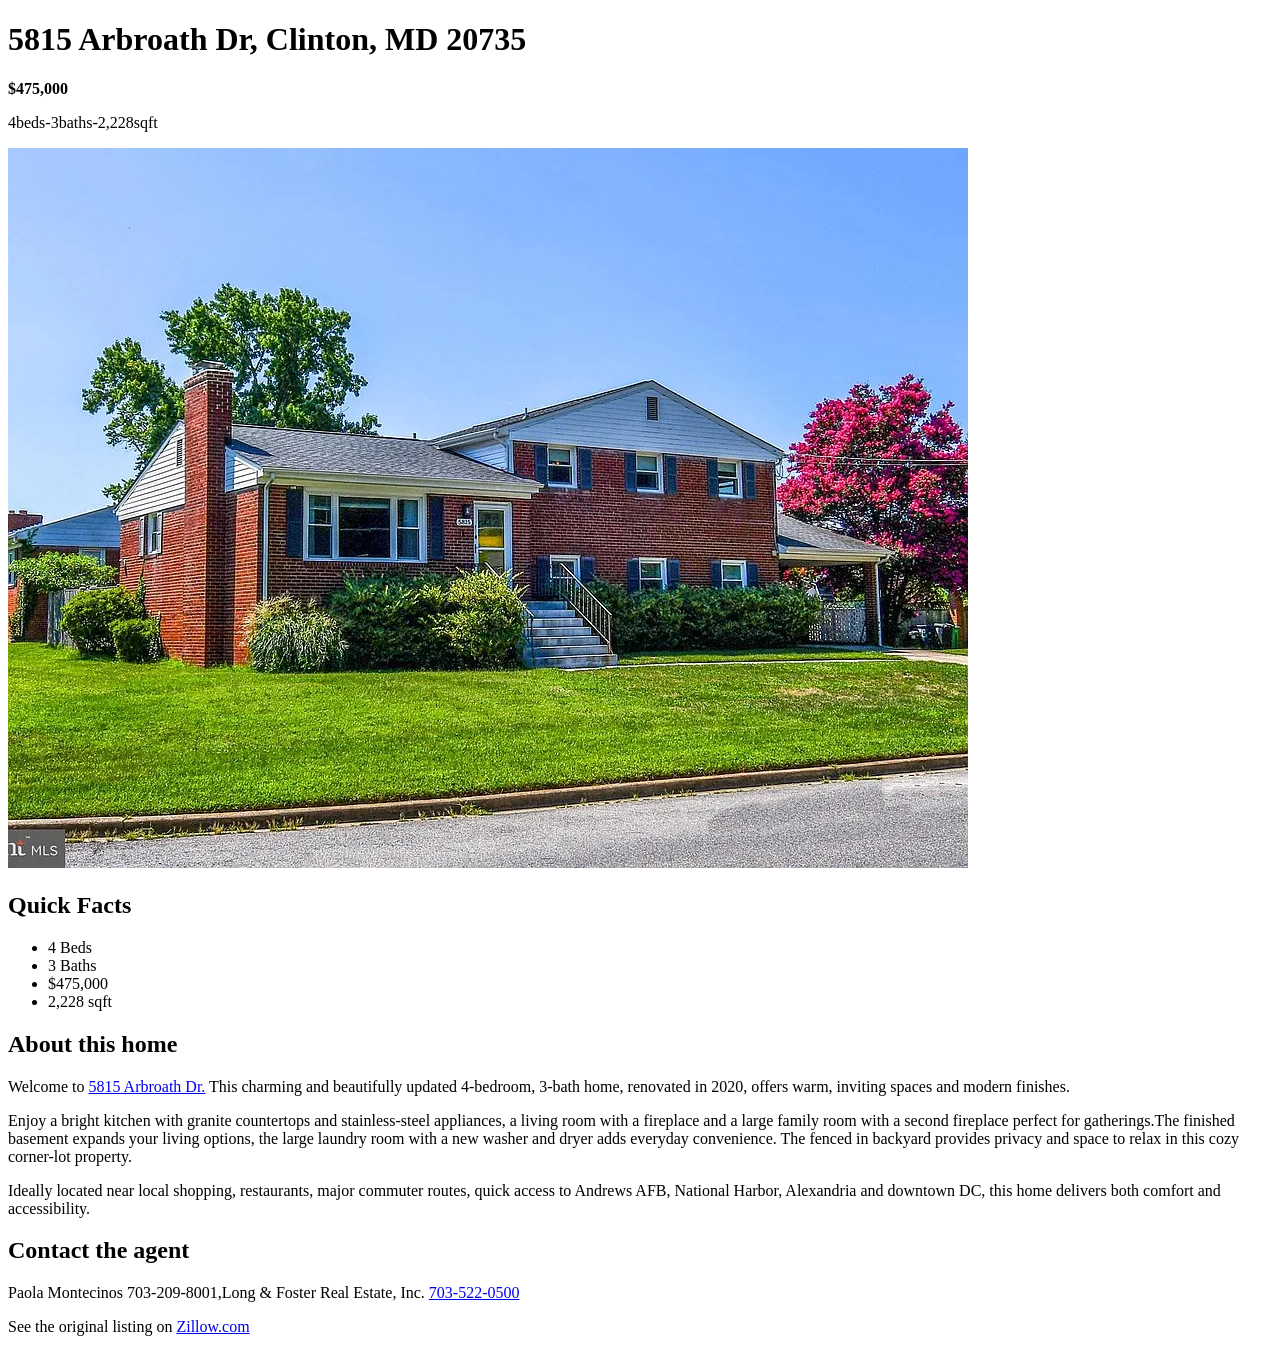
<file: projects/real-estate/index.html>
<!DOCTYPE html>
<html lang="en">

<head>
    <meta charset="UTF-8">
    <meta name="viewport" content="width=device-width, initial-scale=1.0">
    <title>5815 Arbroath Dr, Clinton, MD 20735</title>
    <meta name="description"
        content="Welcome to this charming and beautifully updated 4-bedroom, 3-bath home, renovated in 2020, offers warm, inviting spaces and modern finishes.  ">
</head>

<body>
    <header>
        <h1>5815 Arbroath Dr, Clinton, MD 20735</h1>
        <p><strong>$475,000</strong></p>
        <p>4beds-3baths-2,228sqft</p>
        <img src="img/house.jpg" alt="Up close look at a cozy brick house in a suburban neighbourhood">
    </header>
    <main>
        <section>
            <h2>Quick Facts</h2>
            <ul>
                <li>4 Beds </li>
                <li>3 Baths </li>
                <li>$475,000</li>
                <li>2,228 sqft</li>
            </ul>
        </section>
        <section>
            <h2> About this home</h2>
            <p>Welcome to <a href="https://maps.app.goo.gl/MBKaipLYBG5naZBZ8">5815 Arbroath Dr.</a>
                This charming and beautifully updated 4-bedroom, 3-bath home, renovated in 2020, offers warm, inviting
                spaces and modern finishes. </p>
            <p>Enjoy a bright kitchen with granite countertops and stainless-steel appliances, a living room with a
                fireplace and a large family room with a second fireplace perfect for gatherings.The finished basement
                expands your living options, the large laundry room with a new washer and dryer adds everyday
                convenience. The fenced in backyard provides privacy and space to relax in this cozy corner-lot
                property.</p>
            <p> Ideally located near local shopping, restaurants, major commuter routes, quick access to Andrews AFB,
                National Harbor, Alexandria and downtown DC, this home delivers both comfort and accessibility. </p>
        </section>
    </main>
    <footer>
        <h2>Contact the agent </h2>
        <p>Paola Montecinos 703-209-8001,Long & Foster Real Estate, Inc. <a href="tel:703-522-0500">703-522-0500</a></p>
        <p>See the original listing on <a
                href="https://www.zillow.com/homedetails/5815-Arbroath-Dr-Clinton-MD-20735/37423874_zpid/">Zillow.com</a>
        </p>
    </footer>
</body>

</html>
</file>
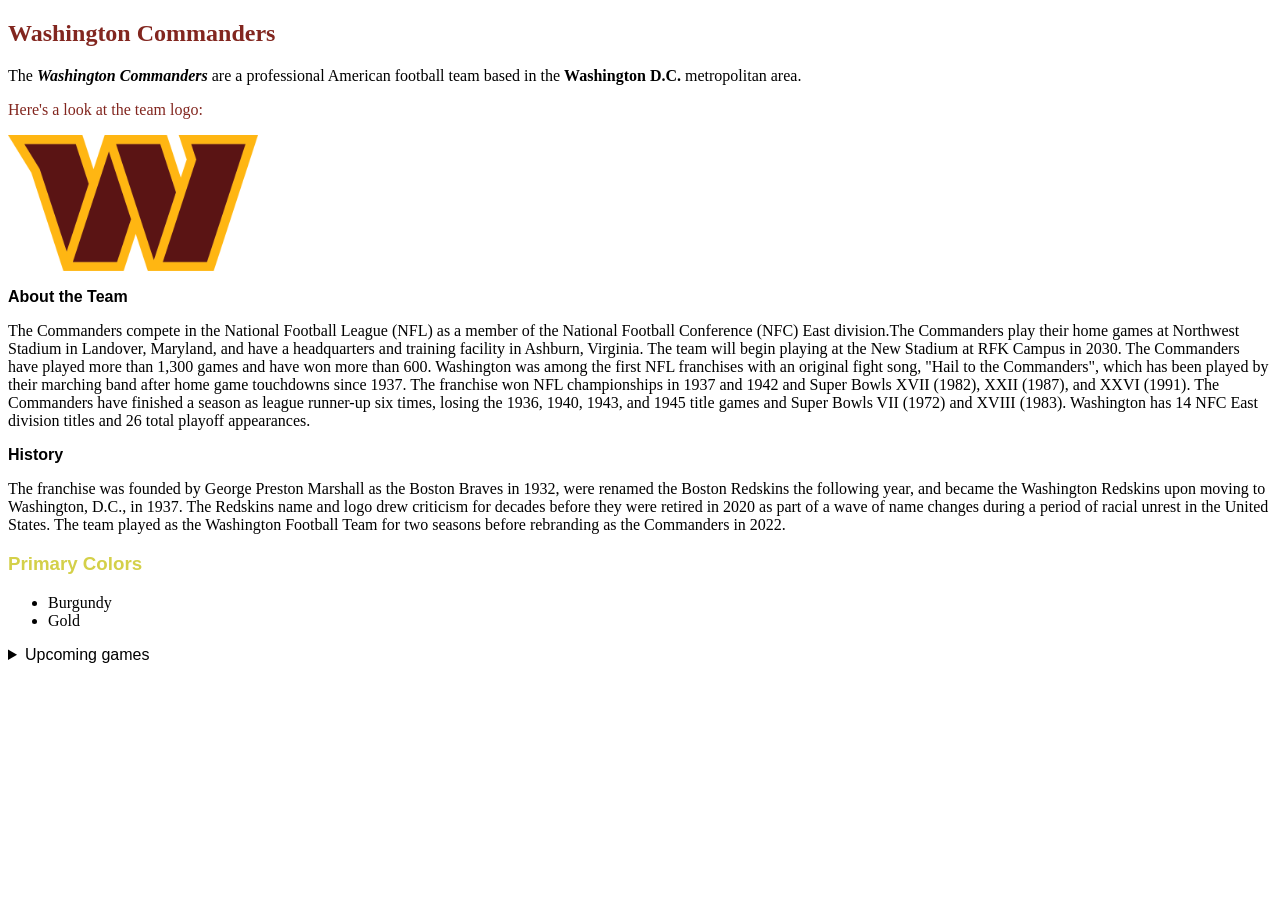
<file: projects/wikepedia/index.html>
<!DOCTYPE html>
<html lang="en">

<head>
    <meta charset="UTF-8">
    <meta name="viewport" content="width=device-width, initial-scale=1.0">
    <title>Document</title>
    <meta name="description" content="">
    <link rel="stylesheet" href="css/style.css">
</head>

<body>
    <main>
        <section>
            <h1>Washington Commanders</h1>
            <p>The <strong><em>Washington Commanders</em></strong> are a professional American football team based in
                the
                <strong>Washington D.C.</strong>
                metropolitan area.
            <p class="logo">Here's a look at the team logo:</p>

            </p>
            <img src="img/logo.png" alt="This is the Washington Commanders logo">
        </section>
        <section>
            <h2>About the Team</h2>
            <p>The Commanders compete in the National Football League (NFL) as a member of the National Football
                Conference
                (NFC) East division.The Commanders play their home games at Northwest Stadium in Landover, Maryland, and
                have a
                headquarters and training facility in Ashburn, Virginia. The team will begin playing at the New Stadium
                at
                RFK
                Campus in 2030.
                The Commanders have played more than 1,300 games and have won more than 600. Washington was among the
                first
                NFL
                franchises with an original fight song, "Hail to the Commanders", which has been played by their
                marching
                band
                after home game touchdowns since 1937. The franchise won NFL championships in 1937 and 1942 and Super
                Bowls
                XVII
                (1982), XXII (1987), and XXVI (1991). The Commanders have finished a season as league runner-up six
                times,
                losing the 1936, 1940, 1943, and 1945 title games and Super Bowls VII (1972) and XVIII (1983).
                Washington
                has 14
                NFC East division titles and 26 total playoff appearances.</p>
        </section>
        <section>
            <h2>History</h2>
            <p> The franchise was founded by George Preston Marshall as the Boston Braves in 1932, were
                renamed the Boston Redskins the following year, and became the Washington Redskins upon moving to
                Washington,
                D.C., in 1937. The Redskins name and logo drew criticism for decades before they were retired in 2020 as
                part of
                a wave of name changes during a period of racial unrest in the United States. The team played as the
                Washington
                Football Team for two seasons before rebranding as the Commanders in 2022.
            </p>
        </section>
        <section>
            <h3>Primary Colors</h3>
            <ul>
                <li>Burgundy</li>
                <li>Gold</li>

            </ul>
        </section>
        <section>
            <footer>
                <details>
                    <summary>Upcoming games</summary>

                    <p>Sunday September 27th at 1 PM EST,
                        Sunday October 4th at 9:30 AM EST
                    </p>
                </details>
            </footer>
        </section>
    </main>
</body>

</html>
</file>
<file: site/css/style.css>
* {
    font-family: Georgia, 'Times New Roman', Times, serif;
}

body {
    background-color: beige;
    color: rgb(6, 59, 6);
}

h1 {
    color: rgb(127, 18, 18);
    text-align: center;
    font-style: italic;
}

h2 {
    font-size: 1.5em;
}
h3{
    font-size:1em;
}

header {
    text-align: center;
    margin: 2em 0;
}

nav a {
    color: rgb(6, 59, 6);

}
a{
    color: rgb(6, 59, 6);

}
</file>
<file: projects/business-page/css/style.css>
body{
    background-color:#705F4D;
}
h1,h2,h3,p{
    text-align: center;
}
h2{
    font-size: small;
}
p,h2,summary{
    font-family:"Space Mono",monospace ;
}
ul{
    text-align:center;
    list-style-position: inside;
}
</file>
<file: projects/midterm-terps/css/style.css>
header {
    text-align: center;
    border-bottom: 5px solid #C5271D;
}

.overline {
    color: #C5271D;
    font-weight: bold;
}

.body {
    font-family: "Work Sans", sans-serif;

}

h1 {
    font-family: "Oswald", sans-serif;
    font-style: italic;
    font-size: 50px;
}

h2 {
    font-size: medium;
    font-weight: 300;
    font-size: 20px;
}

ul {
    list-style-type: none;
}

a {
    color: #C5271D;
}

.container {
    width: 55%;
    margin: auto;
    margin-bottom: 100px;
}

@media(max-width:767px) {
    .container {
        width: 95%;
    }
}

.box {
    border: 20px solid;
    margin-bottom: 100px;
    border-color: #f5f5f5;
    background-color: #f5f5f5;
}

#timeline {
    border-color: #C5271D;
    background-color: #C5271D;
    color: white;
}
</file>
<file: projects/wikepedia/css/style.css>
h1 {
    color: #82261F;
}

h2 {
    font-family: 'Segoe UI', Tahoma, Geneva, Verdana, sans-serif;
    font-size: medium;
}

h3 {
    color: #D4D049;
    font-family: 'Segoe UI', Tahoma, Geneva, Verdana, sans-serif
}

img {
    width: 250px;
    height: auto;
}

summary {
    font-family: 'Segoe UI', Tahoma, Geneva, Verdana, sans-serif;
}

.logo {
    color: #82261F;
}
</file>
